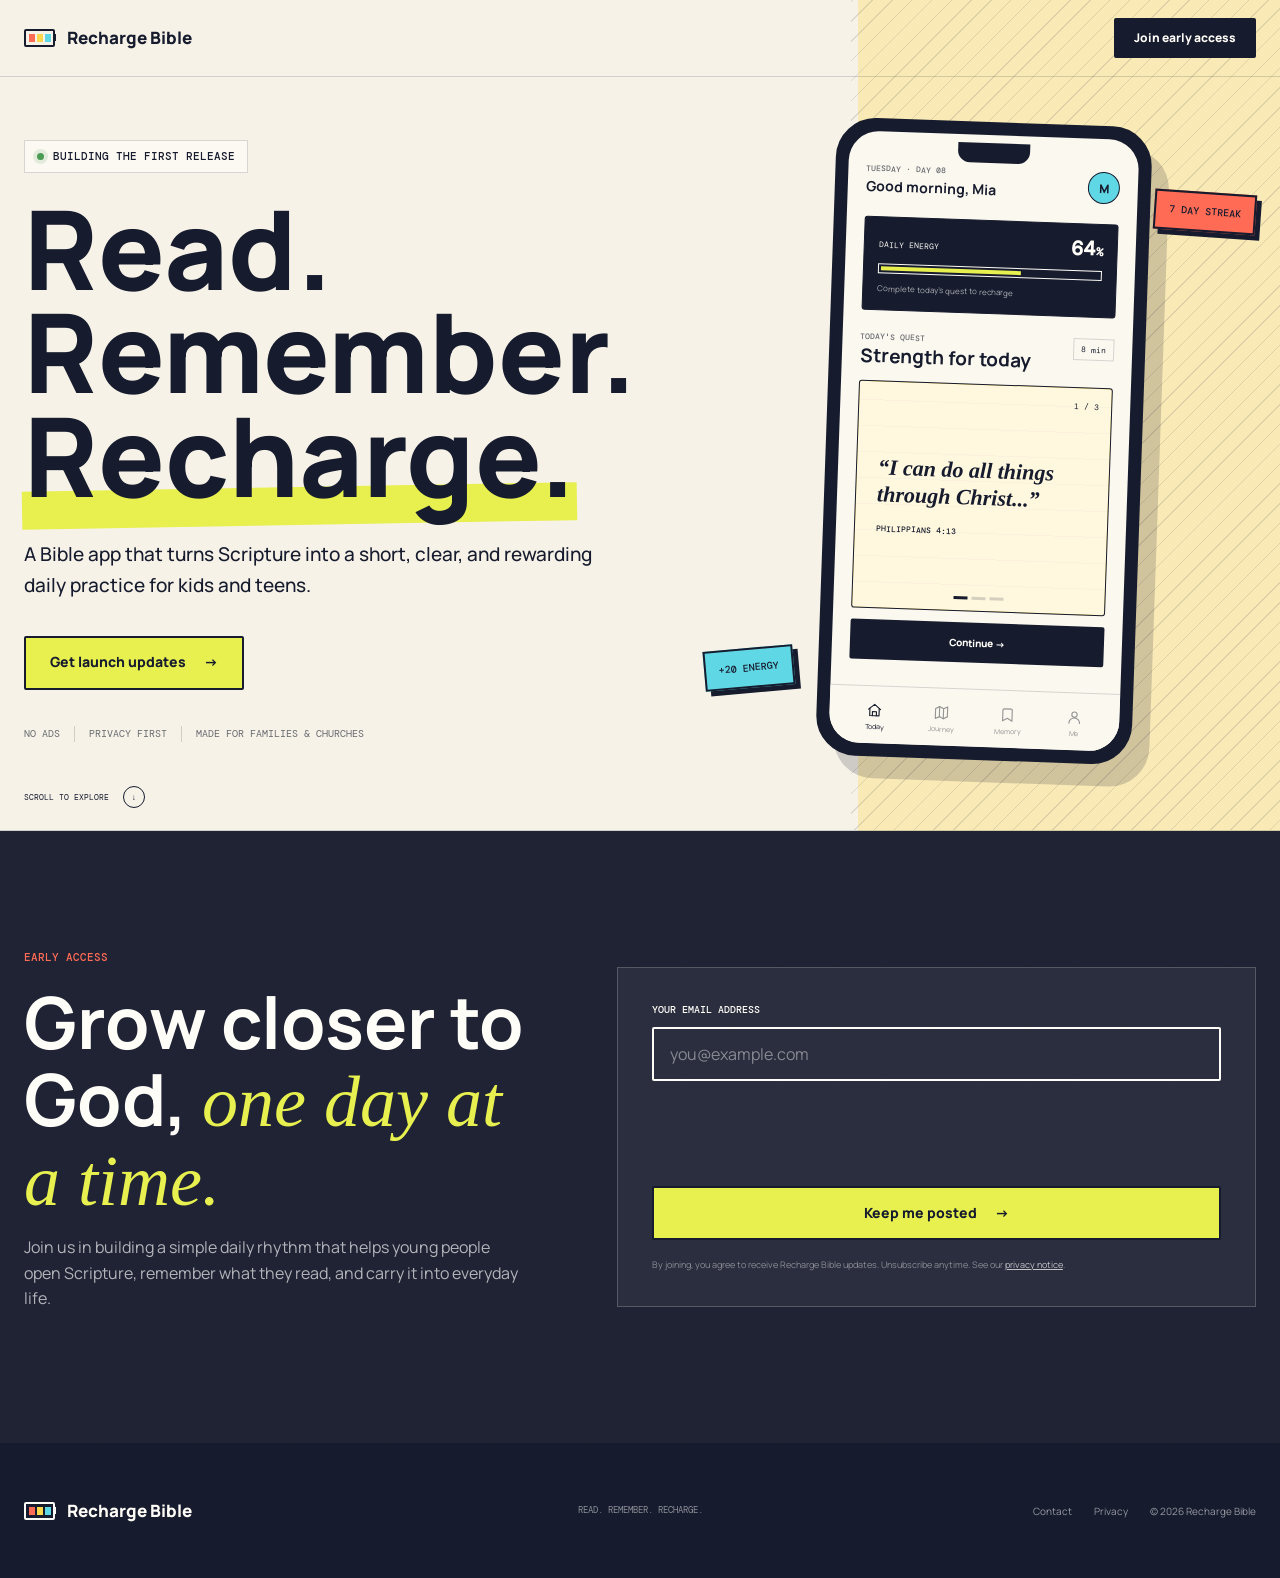
<file: index.html>
<!doctype html>
<html lang="en">
  <head>
    <meta charset="UTF-8">
    <meta name="viewport" content="width=device-width, initial-scale=1.0">
    <meta name="description" content="Recharge Bible turns Scripture into a short, engaging daily practice for kids and teens. Join the early access list.">
    <meta name="theme-color" content="#f6f2e8">
    <meta property="og:title" content="Recharge Bible | A daily Bible habit that sticks">
    <meta property="og:description" content="Read. Remember. Recharge. A playful Bible app for kids, teens, and their families.">
    <meta property="og:type" content="website">
    <meta property="og:url" content="https://recharge.bible/">
    <title>Recharge Bible | Read. Remember. Recharge.</title>
    <link rel="icon" href="favicon.svg" type="image/svg+xml">
    <link rel="preconnect" href="https://fonts.googleapis.com">
    <link rel="preconnect" href="https://fonts.gstatic.com" crossorigin>
    <link href="https://fonts.googleapis.com/css2?family=DM+Mono:wght@400;500&family=Manrope:wght@400;500;600;700;800&display=swap" rel="stylesheet">
    <link rel="stylesheet" href="styles.css?v=5">
    <script src="script.js?v=4" defer></script>
  </head>
  <body>
    <a class="skip-link" href="#main">Skip to content</a>

    <header class="site-header" data-header>
      <a class="brand" href="#top" aria-label="Recharge Bible home">
        <span class="brand-mark" aria-hidden="true"><span></span><span></span><span></span></span>
        <span>Recharge Bible</span>
      </a>
      <a class="button button-small button-dark" href="#early-access">Join early access</a>
    </header>

    <main id="main">
      <section class="hero" id="top">
        <div class="hero-grid" aria-hidden="true"></div>
        <div class="hero-copy reveal">
          <p class="eyebrow"><span class="status-dot"></span> Building the first release</p>
          <h1>Read. Remember.<br><span>Recharge.</span></h1>
          <p class="hero-lede">A Bible app that turns Scripture into a short, clear, and rewarding daily practice for kids and teens.</p>
          <div class="hero-actions">
            <a class="button button-primary" href="#early-access">Get launch updates <span aria-hidden="true">→</span></a>
          </div>
          <div class="trust-line" aria-label="Product principles">
            <span>No ads</span>
            <span>Privacy first</span>
            <span>Made for families &amp; churches</span>
          </div>
        </div>

        <div class="hero-product reveal" data-delay="1">
          <div class="orbit-label orbit-label-one">7 day streak</div>
          <div class="orbit-label orbit-label-two">+20 energy</div>
          <div class="phone" aria-label="Preview of the Recharge Bible app">
            <div class="phone-speaker"></div>
            <div class="app-screen">
              <div class="app-topbar">
                <div>
                  <span class="micro-label">TUESDAY · DAY 08</span>
                  <strong>Good morning, Mia</strong>
                </div>
                <div class="avatar">M</div>
              </div>
              <div class="battery-card">
                <div class="battery-copy">
                  <span>DAILY ENERGY</span>
                  <strong class="energy-value"><span data-energy>64</span><span class="energy-unit">%</span></strong>
                </div>
                <div class="battery-shell">
                  <div class="battery-fill" data-battery-fill></div>
                </div>
                <small>Complete today's quest to recharge</small>
              </div>
              <div class="quest-heading">
                <div>
                  <span class="micro-label">TODAY'S QUEST</span>
                  <h2>Strength for today</h2>
                </div>
                <span class="time-pill">8 min</span>
              </div>
              <div class="verse-card" data-verse-card>
                <span class="verse-count"><span data-card-number>1</span> / 3</span>
                <blockquote data-verse-text>“I can do all things through Christ...”</blockquote>
                <cite data-verse-reference>Philippians 4:13</cite>
                <div class="verse-progress" aria-hidden="true">
                  <span class="active"></span><span></span><span></span>
                </div>
              </div>
              <button class="app-action" type="button" data-next-card>Continue <span aria-hidden="true">→</span></button>
              <div class="app-nav" aria-hidden="true">
                <span class="active">
                  <svg viewBox="0 0 24 24"><path d="M3 10.5 12 3l9 7.5"></path><path d="M5 9v11h14V9"></path><path d="M9 20v-6h6v6"></path></svg>
                  <small>Today</small>
                </span>
                <span>
                  <svg viewBox="0 0 24 24"><path d="m3 6 6-3 6 3 6-3v15l-6 3-6-3-6 3z"></path><path d="M9 3v15"></path><path d="M15 6v15"></path></svg>
                  <small>Journey</small>
                </span>
                <span>
                  <svg viewBox="0 0 24 24"><path d="m19 21-7-4-7 4V5a2 2 0 0 1 2-2h10a2 2 0 0 1 2 2z"></path></svg>
                  <small>Memory</small>
                </span>
                <span>
                  <svg viewBox="0 0 24 24"><circle cx="12" cy="8" r="4"></circle><path d="M4 21a8 8 0 0 1 16 0"></path></svg>
                  <small>Me</small>
                </span>
              </div>
            </div>
          </div>
        </div>
        <div class="hero-scroll" aria-hidden="true">SCROLL TO EXPLORE <span>↓</span></div>
      </section>

      <section class="waitlist" id="early-access" aria-labelledby="waitlist-title">
        <div class="waitlist-copy reveal">
          <p class="section-kicker">EARLY ACCESS</p>
          <h2 id="waitlist-title">Grow closer to God, <span>one day at a time.</span></h2>
          <p>Join us in building a simple daily rhythm that helps young people open Scripture, remember what they read, and carry it into everyday life.</p>
        </div>
        <div class="signup-panel sib-form reveal" data-delay="1">
          <div id="sib-form-container" class="sib-form-container">
            <div id="error-message" class="sib-form-message-panel form-message form-message-error" role="alert">
              <div class="sib-form-message-panel__text sib-form-message-panel__text--center">
                <span class="sib-form-message-panel__inner-text">Your subscription could not be saved. Please try again.</span>
              </div>
            </div>
            <div></div>
            <div id="success-message" class="sib-form-message-panel form-message form-message-success" role="status">
              <div class="sib-form-message-panel__text sib-form-message-panel__text--center">
                <span class="sib-form-message-panel__inner-text">You’re subscribed. Please check your inbox to confirm.</span>
              </div>
            </div>
            <div></div>
            <div id="sib-container" class="sib-container--large sib-container--vertical">
              <form id="sib-form" class="signup-form" method="post" action="https://8bbd85c0.sibforms.com/serve/[base64]" data-type="subscription">
            <div class="sib-input sib-form-block">
              <div class="form__entry entry_block">
                <div class="form__label-row">
                  <label class="entry__label" for="EMAIL">Your email address</label>
                  <div class="entry__field">
                    <input class="input" id="EMAIL" name="EMAIL" type="email" autocomplete="email" placeholder="you@example.com" data-required="true" required>
                  </div>
                </div>
                <label class="entry__error entry__error--primary"></label>
              </div>
            </div>
            <div class="sib-captcha sib-form-block captcha-block">
              <div class="form__entry entry_block">
                <div class="form__label-row">
                  <div class="cf-turnstile g-recaptcha" id="sib-captcha" data-sitekey="0x4AAAAAAEYzNEJcsx_hGUaa" data-callback="handleCaptchaResponse" data-language="en" data-size="flexible"></div>
                </div>
                <label class="entry__error entry__error--primary"></label>
              </div>
            </div>
            <button class="button button-primary brevo-submit sib-form-block__button sib-form-block__button-with-loader" form="sib-form" type="submit">
              <svg class="progress-indicator__icon sib-hide-loader-icon" viewBox="0 0 512 512" aria-hidden="true"><path d="M460.116 373.846 439.293 361.824c-5.541-3.199-7.54-10.159-4.663-15.874 30.137-59.886 28.343-131.652-5.386-189.946-33.641-58.394-94.896-95.833-161.827-99.676C261.028 55.961 256 50.751 256 44.352V20.309c0-6.904 5.808-12.337 12.703-11.982 83.556 4.306 160.163 50.864 202.11 123.677 42.063 72.696 44.079 162.316 6.031 236.832-3.14 6.148-10.75 8.461-16.728 5.01z"></path></svg>
              Keep me posted <span aria-hidden="true">→</span>
            </button>
            <p class="form-note">By joining, you agree to receive Recharge Bible updates. Unsubscribe anytime. See our <a href="privacy.html">privacy notice</a>.</p>
            <input class="input--hidden" type="text" name="email_address_check" value="" tabindex="-1" autocomplete="off" aria-hidden="true">
            <input type="hidden" name="locale" value="en">
              </form>
            </div>
          </div>
          <div class="signup-success" data-signup-success role="status" tabindex="-1" hidden>
            <span class="success-mark" aria-hidden="true">✓</span>
            <p class="section-kicker">YOU’RE ON THE LIST</p>
            <h3>Thank you.</h3>
            <p>We’re glad you’re here. Watch your inbox for Recharge Bible updates and early access news.</p>
          </div>
        </div>
      </section>

    </main>

    <footer class="site-footer">
      <a class="brand brand-light" href="#top">
        <span class="brand-mark" aria-hidden="true"><span></span><span></span><span></span></span>
        <span>Recharge Bible</span>
      </a>
      <p>Read. Remember. Recharge.</p>
      <div class="footer-links">
        <a href="mailto:hello@recharge.bible">Contact</a>
        <a href="privacy.html">Privacy</a>
        <span>© <span data-year></span> Recharge Bible</span>
      </div>
    </footer>
    <script>
      window.REQUIRED_CODE_ERROR_MESSAGE = "Please choose a country code";
      window.LOCALE = "en";
      window.EMAIL_INVALID_MESSAGE = window.SMS_INVALID_MESSAGE = "Please enter a valid email address.";
      window.REQUIRED_ERROR_MESSAGE = "This field cannot be left blank.";
      window.GENERIC_INVALID_MESSAGE = "Please review the information and try again.";
      window.INVALID_NUMBER = "Please enter a valid number.";
      window.INVALID_DATE = "Please enter a valid date.";
      window.REQUIRED_MULTISELECT_MESSAGE = "Please select at least one option.";
      window.translation = { common: { selectedList: "{quantity} list selected", selectedLists: "{quantity} lists selected", selectedOption: "{quantity} selected", selectedOptions: "{quantity} selected" } };
      window.AUTOHIDE = false;
      document.getElementById("sib-captcha").dataset.size = window.innerWidth < 360 ? "compact" : "flexible";
      window.handleCaptchaResponse = function () {
        const captcha = document.getElementById("sib-captcha");
        captcha.dispatchEvent(new Event("captchaChange"));
        window.grecaptcha = window.turnstile;
      };
    </script>
    <script src="https://sibforms.com/forms/end-form/build/main.js" defer></script>
    <script src="https://challenges.cloudflare.com/turnstile/v0/api.js" async defer></script>
  </body>
</html>
</file>
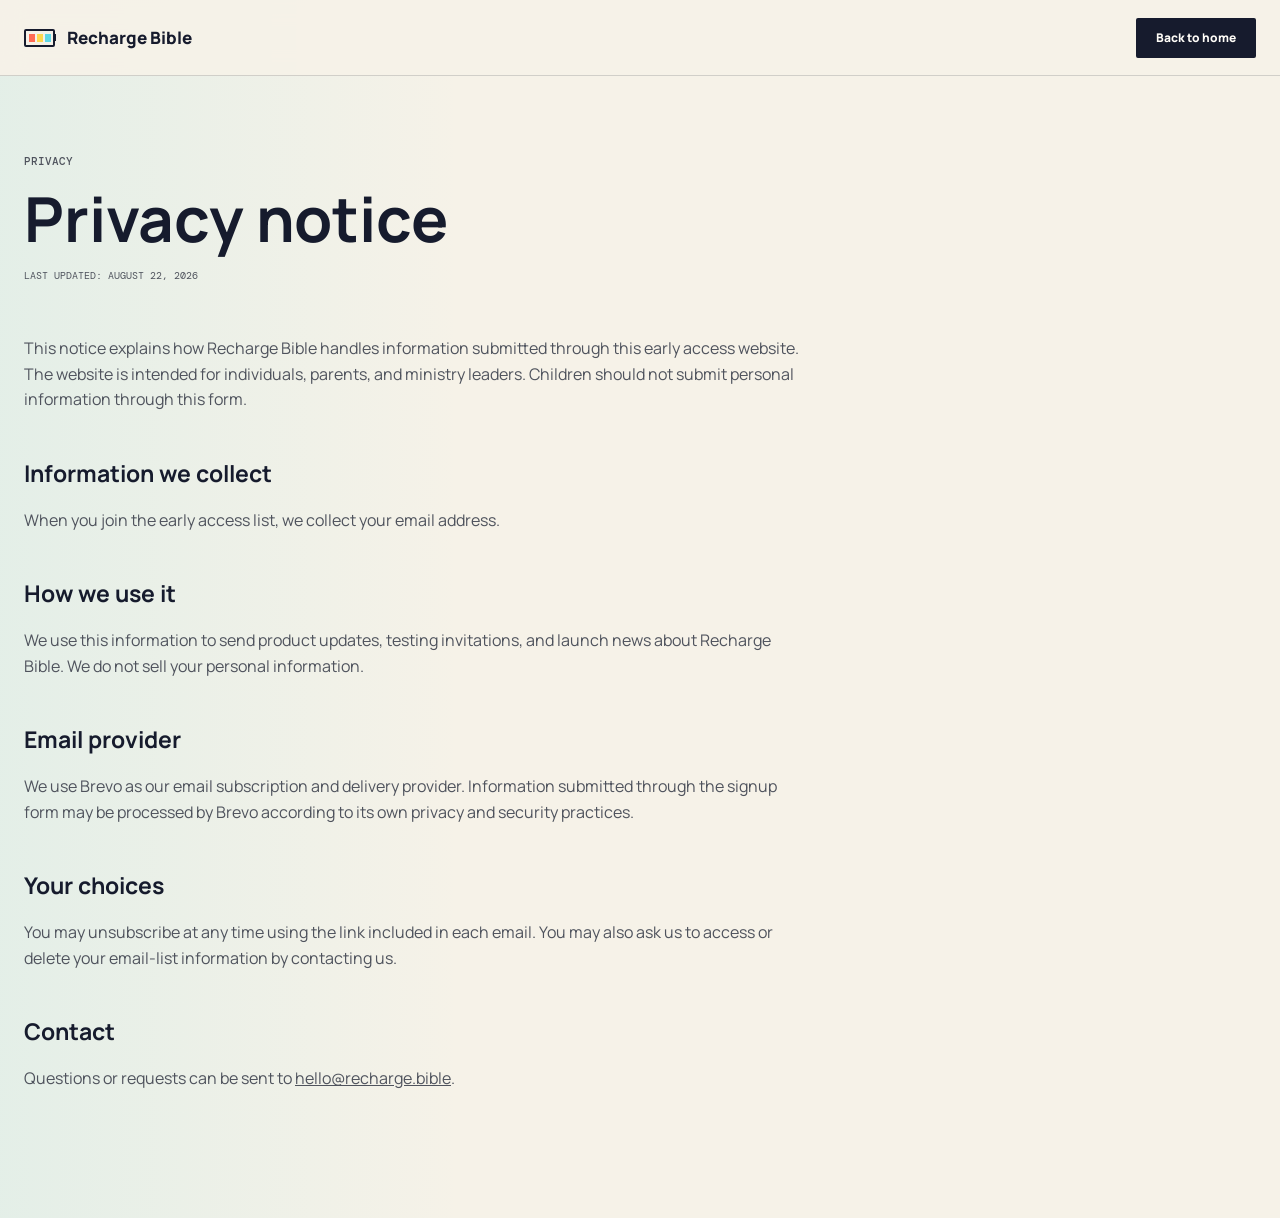
<file: privacy.html>
<!doctype html>
<html lang="en">
  <head>
    <meta charset="UTF-8">
    <meta name="viewport" content="width=device-width, initial-scale=1.0">
    <meta name="description" content="Recharge Bible privacy notice for the early access email list.">
    <meta name="theme-color" content="#f6f2e8">
    <title>Privacy | Recharge Bible</title>
    <link rel="icon" href="favicon.svg" type="image/svg+xml">
    <link rel="preconnect" href="https://fonts.googleapis.com">
    <link rel="preconnect" href="https://fonts.gstatic.com" crossorigin>
    <link href="https://fonts.googleapis.com/css2?family=DM+Mono:wght@400;500&family=Manrope:wght@400;500;600;700;800&display=swap" rel="stylesheet">
    <link rel="stylesheet" href="styles.css">
  </head>
  <body>
    <header class="site-header legal-header scrolled">
      <a class="brand" href="index.html" aria-label="Recharge Bible home">
        <span class="brand-mark" aria-hidden="true"><span></span><span></span><span></span></span>
        <span>Recharge Bible</span>
      </a>
      <a class="button button-small button-dark" href="index.html">Back to home</a>
    </header>
    <main class="legal-page">
      <article class="legal-inner">
        <p class="section-kicker">PRIVACY</p>
        <h1>Privacy notice</h1>
        <p class="legal-updated">Last updated: August 22, 2026</p>

        <p>This notice explains how Recharge Bible handles information submitted through this early access website. The website is intended for individuals, parents, and ministry leaders. Children should not submit personal information through this form.</p>

        <h2>Information we collect</h2>
        <p>When you join the early access list, we collect your email address.</p>

        <h2>How we use it</h2>
        <p>We use this information to send product updates, testing invitations, and launch news about Recharge Bible. We do not sell your personal information.</p>

        <h2>Email provider</h2>
        <p>We use Brevo as our email subscription and delivery provider. Information submitted through the signup form may be processed by Brevo according to its own privacy and security practices.</p>

        <h2>Your choices</h2>
        <p>You may unsubscribe at any time using the link included in each email. You may also ask us to access or delete your email-list information by contacting us.</p>

        <h2>Contact</h2>
        <p>Questions or requests can be sent to <a href="mailto:hello@recharge.bible">hello@recharge.bible</a>.</p>
      </article>
    </main>
  </body>
</html>
</file>
<file: styles.css>
:root {
  --ink: #161b2d;
  --paper: #f6f2e8;
  --white: #fffdf8;
  --acid: #e7f04f;
  --yellow: #ffd84d;
  --coral: #ff6b55;
  --cyan: #60d7e5;
  --green: #3f7f5f;
  --muted: #686b70;
  --line: rgba(22, 27, 45, 0.16);
  --shadow: 10px 12px 0 var(--ink);
  --page-pad: max(24px, calc((100% - 1240px) / 2));
}

* {
  box-sizing: border-box;
}

html {
  scroll-behavior: smooth;
}

body {
  margin: 0;
  color: var(--ink);
  background: var(--paper);
  font-family: "Manrope", sans-serif;
  font-size: 16px;
  line-height: 1.6;
  overflow-x: hidden;
}

body::selection {
  color: var(--ink);
  background: var(--acid);
}

a {
  color: inherit;
  text-decoration: none;
}

button,
input {
  font: inherit;
}

button,
a {
  -webkit-tap-highlight-color: transparent;
}

.skip-link {
  position: fixed;
  top: 12px;
  left: 12px;
  z-index: 100;
  padding: 10px 16px;
  color: var(--white);
  background: var(--ink);
  transform: translateY(-200%);
}

.skip-link:focus {
  transform: translateY(0);
}

.site-header {
  position: fixed;
  top: 0;
  left: 0;
  z-index: 50;
  display: grid;
  grid-template-columns: 1fr auto;
  align-items: center;
  width: 100%;
  height: 76px;
  padding: 0 var(--page-pad);
  border-bottom: 1px solid transparent;
  transition: background-color 180ms ease, border-color 180ms ease;
}

.site-header.scrolled {
  border-color: var(--line);
  background: rgba(246, 242, 232, 0.94);
  backdrop-filter: blur(12px);
}

.brand {
  display: inline-flex;
  gap: 12px;
  align-items: center;
  width: fit-content;
  font-size: 17px;
  font-weight: 800;
}

.brand-mark {
  display: flex;
  gap: 2px;
  align-items: center;
  width: 31px;
  height: 18px;
  padding: 3px;
  border: 2px solid currentColor;
  border-radius: 2px;
}

.brand-mark::after {
  width: 3px;
  height: 7px;
  margin-right: -7px;
  content: "";
  background: currentColor;
}

.brand-mark span {
  width: 6px;
  height: 8px;
  background: var(--coral);
}

.brand-mark span:nth-child(2) {
  background: var(--yellow);
}

.brand-mark span:nth-child(3) {
  background: var(--cyan);
}

.desktop-nav {
  display: flex;
  gap: 32px;
  font-size: 13px;
  font-weight: 700;
}

.desktop-nav a {
  position: relative;
}

.desktop-nav a::after {
  position: absolute;
  right: 0;
  bottom: -7px;
  left: 0;
  height: 2px;
  content: "";
  background: var(--ink);
  transform: scaleX(0);
  transform-origin: left;
  transition: transform 180ms ease;
}

.desktop-nav a:hover::after,
.desktop-nav a:focus-visible::after {
  transform: scaleX(1);
}

.site-header > .button {
  justify-self: end;
}

.button {
  display: inline-flex;
  gap: 18px;
  align-items: center;
  justify-content: center;
  min-height: 54px;
  padding: 0 24px;
  border: 2px solid var(--ink);
  border-radius: 2px;
  color: var(--ink);
  font-size: 14px;
  font-weight: 800;
  cursor: pointer;
  transition: box-shadow 150ms ease, transform 150ms ease, background-color 150ms ease;
}

.button:hover,
.button:focus-visible {
  box-shadow: 5px 5px 0 var(--ink);
  transform: translate(-2px, -2px);
}

.button:active {
  box-shadow: none;
  transform: translate(0, 0);
}

.button-small {
  min-height: 40px;
  padding: 0 18px;
  font-size: 12px;
}

.button-dark {
  color: var(--white);
  background: var(--ink);
}

.button-primary {
  background: var(--acid);
}

.section-pad {
  padding-right: var(--page-pad);
  padding-left: var(--page-pad);
}

.hero {
  position: relative;
  display: grid;
  grid-template-columns: minmax(0, 0.94fr) minmax(440px, 0.82fr);
  gap: 64px;
  align-items: center;
  min-height: min(860px, 92vh);
  padding: 122px var(--page-pad) 70px;
  overflow: hidden;
  border-bottom: 1px solid var(--line);
  background:
    linear-gradient(90deg, transparent 0 67%, rgba(255, 216, 77, 0.32) 67% 100%),
    var(--paper);
}

.hero::after {
  position: absolute;
  top: 0;
  right: -70px;
  width: 39%;
  height: 100%;
  content: "";
  opacity: 0.12;
  background-image: repeating-linear-gradient(-45deg, var(--ink) 0, var(--ink) 1px, transparent 1px, transparent 14px);
}

.hero-grid {
  position: absolute;
  inset: 76px 0 auto 0;
  height: 1px;
  background: var(--line);
}

.hero-copy,
.hero-product {
  position: relative;
  z-index: 2;
}

.eyebrow,
.section-kicker,
.micro-label {
  font-family: "DM Mono", monospace;
  font-size: 11px;
  font-weight: 500;
  line-height: 1.3;
}

.eyebrow {
  display: flex;
  gap: 9px;
  align-items: center;
  width: fit-content;
  margin: 0 0 24px;
  padding: 8px 12px;
  border: 1px solid var(--line);
  background: rgba(255, 253, 248, 0.65);
  text-transform: uppercase;
}

.status-dot {
  width: 7px;
  height: 7px;
  border-radius: 50%;
  background: #4c9b55;
  box-shadow: 0 0 0 4px rgba(76, 155, 85, 0.14);
}

.hero h1 {
  max-width: 780px;
  margin: 0;
  font-size: clamp(58px, 6.9rem, 110px);
  font-weight: 800;
  line-height: 0.94;
}

.hero h1 span {
  position: relative;
  z-index: 1;
}

.hero h1 span::after {
  position: absolute;
  right: -2px;
  bottom: 5px;
  left: -2px;
  z-index: -1;
  height: 25%;
  content: "";
  background: var(--acid);
  transform: rotate(-1deg);
}

.hero-lede {
  max-width: 590px;
  margin: 32px 0 0;
  font-size: 19px;
  font-weight: 500;
  line-height: 1.65;
}

.hero-actions {
  display: flex;
  gap: 28px;
  align-items: center;
  margin-top: 34px;
}

.text-link {
  padding: 10px 0;
  border-bottom: 1px solid var(--ink);
  font-size: 13px;
  font-weight: 800;
}

.trust-line {
  display: flex;
  gap: 0;
  margin-top: 36px;
  color: var(--muted);
  font-family: "DM Mono", monospace;
  font-size: 10px;
  text-transform: uppercase;
}

.trust-line span {
  padding: 0 14px;
  border-right: 1px solid var(--line);
}

.trust-line span:first-child {
  padding-left: 0;
}

.trust-line span:last-child {
  border-right: 0;
}

.hero-product {
  display: flex;
  justify-content: center;
  min-height: 590px;
}

.phone {
  position: relative;
  z-index: 2;
  width: 316px;
  height: 638px;
  padding: 10px;
  border: 3px solid var(--ink);
  border-radius: 40px;
  background: var(--ink);
  box-shadow: 18px 22px 0 rgba(22, 27, 45, 0.18);
  transform: rotate(2deg);
}

.phone-speaker {
  position: absolute;
  top: 18px;
  left: 50%;
  z-index: 3;
  width: 72px;
  height: 20px;
  border-radius: 0 0 12px 12px;
  background: var(--ink);
  transform: translateX(-50%);
}

.app-screen {
  position: relative;
  height: 100%;
  padding: 32px 18px 16px;
  overflow: hidden;
  border-radius: 30px;
  background: #fbf8ef;
}

.app-topbar {
  display: flex;
  align-items: center;
  justify-content: space-between;
}

.app-topbar strong {
  display: block;
  margin-top: 2px;
  font-size: 14px;
}

.micro-label {
  display: block;
  color: var(--muted);
  font-size: 8px;
}

.avatar {
  display: grid;
  width: 32px;
  height: 32px;
  border: 1px solid var(--ink);
  border-radius: 50%;
  background: var(--cyan);
  font-size: 12px;
  font-weight: 800;
  place-items: center;
}

.battery-card {
  margin-top: 18px;
  padding: 14px;
  border: 1px solid var(--ink);
  border-radius: 3px;
  color: var(--white);
  background: var(--ink);
}

.battery-copy {
  display: flex;
  align-items: end;
  justify-content: space-between;
}

.battery-copy span {
  font-family: "DM Mono", monospace;
  font-size: 8px;
}

.battery-copy strong {
  font-size: 20px;
  line-height: 1;
}

.battery-copy .energy-value {
  display: inline-flex;
  gap: 1px;
  align-items: baseline;
  font-family: "DM Mono", monospace;
  font-variant-numeric: tabular-nums;
}

.battery-copy .energy-value span {
  font: inherit;
}

.battery-copy .energy-value .energy-unit {
  font-size: 12px;
}

.battery-shell {
  height: 10px;
  margin: 12px 0 9px;
  padding: 2px;
  border: 1px solid var(--white);
}

.battery-fill {
  width: 64%;
  height: 100%;
  background: var(--acid);
  transition: width 350ms ease;
}

.battery-card small {
  display: block;
  color: rgba(255, 255, 255, 0.64);
  font-size: 8px;
}

.quest-heading {
  display: flex;
  align-items: start;
  justify-content: space-between;
  margin-top: 21px;
}

.quest-heading h2 {
  margin: 3px 0 0;
  font-size: 19px;
  line-height: 1.2;
}

.time-pill {
  padding: 4px 7px;
  border: 1px solid var(--line);
  font-family: "DM Mono", monospace;
  font-size: 8px;
}

.verse-card {
  position: relative;
  display: flex;
  flex-direction: column;
  justify-content: center;
  height: 228px;
  margin-top: 13px;
  padding: 26px 21px;
  overflow: hidden;
  border: 1px solid var(--ink);
  border-radius: 3px;
  background:
    linear-gradient(rgba(255, 255, 255, 0.82), rgba(255, 255, 255, 0.82)),
    repeating-linear-gradient(0deg, transparent 0, transparent 25px, rgba(22, 27, 45, 0.15) 25px, rgba(22, 27, 45, 0.15) 26px),
    var(--yellow);
  transition: background-color 220ms ease;
}

.verse-card.changing blockquote {
  opacity: 0;
  transform: translateX(-10px);
}

.verse-count {
  position: absolute;
  top: 12px;
  right: 12px;
  font-family: "DM Mono", monospace;
  font-size: 8px;
}

.verse-card blockquote {
  margin: 0;
  font-family: Georgia, serif;
  font-size: 22px;
  font-style: italic;
  font-weight: 700;
  line-height: 1.25;
  transition: opacity 150ms ease, transform 150ms ease;
}

.verse-card cite {
  margin-top: 14px;
  font-family: "DM Mono", monospace;
  font-size: 8px;
  font-style: normal;
  font-weight: 500;
  text-transform: uppercase;
}

.verse-progress {
  position: absolute;
  bottom: 11px;
  left: 50%;
  display: flex;
  gap: 4px;
  transform: translateX(-50%);
}

.verse-progress span {
  width: 14px;
  height: 3px;
  background: rgba(22, 27, 45, 0.18);
}

.verse-progress span.active {
  background: var(--ink);
}

.app-action {
  width: 100%;
  height: 40px;
  margin-top: 11px;
  border: 0;
  border-radius: 2px;
  color: var(--white);
  background: var(--ink);
  font-size: 10px;
  font-weight: 800;
  cursor: pointer;
}

.app-nav {
  position: absolute;
  right: 0;
  bottom: 0;
  left: 0;
  display: grid;
  grid-template-columns: repeat(4, 1fr);
  height: 58px;
  padding: 9px 12px 7px;
  border-top: 1px solid var(--line);
  background: #fbf8ef;
}

.app-nav span {
  display: flex;
  flex-direction: column;
  align-items: center;
  justify-content: center;
  color: #959595;
  line-height: 1;
}

.app-nav svg {
  width: 16px;
  height: 16px;
  fill: none;
  stroke: currentColor;
  stroke-linecap: round;
  stroke-linejoin: round;
  stroke-width: 1.7;
}

.app-nav span.active {
  color: var(--ink);
}

.app-nav small {
  margin-top: 5px;
  font-size: 7px;
}

.orbit-label {
  position: absolute;
  z-index: 4;
  padding: 10px 13px;
  border: 2px solid var(--ink);
  color: var(--ink);
  font-family: "DM Mono", monospace;
  font-size: 10px;
  font-weight: 500;
  text-transform: uppercase;
  box-shadow: 5px 5px 0 var(--ink);
}

.orbit-label-one {
  top: 70px;
  right: 0;
  background: var(--coral);
  transform: rotate(4deg);
}

.orbit-label-two {
  bottom: 72px;
  left: -8px;
  background: var(--cyan);
  transform: rotate(-5deg);
}

.hero-scroll {
  position: absolute;
  bottom: 22px;
  left: var(--page-pad);
  display: flex;
  gap: 14px;
  align-items: center;
  font-family: "DM Mono", monospace;
  font-size: 8px;
}

.hero-scroll span {
  display: grid;
  width: 22px;
  height: 22px;
  border: 1px solid var(--ink);
  border-radius: 50%;
  place-items: center;
}

.manifesto {
  display: grid;
  grid-template-columns: 0.4fr 1.45fr 0.65fr;
  gap: 48px;
  align-items: start;
  padding-top: 130px;
  padding-bottom: 140px;
  border-bottom: 1px solid var(--line);
}

.section-kicker {
  margin: 4px 0 20px;
  color: var(--coral);
  text-transform: uppercase;
}

.manifesto h2,
.section-heading h2,
.family-copy h2,
.waitlist h2,
.faq h2,
.feature-copy h2 {
  margin: 0;
  font-size: clamp(42px, 4.5rem, 72px);
  line-height: 1.06;
}

.manifesto h2 em,
.feature-copy h2 em {
  font-family: Georgia, serif;
  font-weight: 400;
}

.manifesto > p:last-child {
  margin: 15px 0 0;
  color: var(--muted);
  font-size: 15px;
}

.how {
  padding-top: 120px;
  padding-bottom: 130px;
  background:
    radial-gradient(circle at 80% 15%, rgba(96, 215, 229, 0.16), transparent 23%),
    var(--white);
}

.section-heading {
  display: grid;
  grid-template-columns: 1.2fr 0.55fr;
  gap: 70px;
  align-items: end;
  margin-bottom: 76px;
}

.section-heading > p {
  max-width: 440px;
  margin: 0 0 8px;
  color: var(--muted);
}

.rhythm-list {
  border-top: 2px solid var(--ink);
}

.rhythm-item {
  display: grid;
  grid-template-columns: 70px 160px 1fr;
  gap: 34px;
  align-items: center;
  min-height: 190px;
  padding: 26px 0;
  border-bottom: 1px solid var(--line);
}

.step-number {
  align-self: start;
  margin-top: 11px;
  font-family: "DM Mono", monospace;
  font-size: 11px;
}

.step-icon {
  position: relative;
  display: grid;
  width: 132px;
  height: 118px;
  border: 2px solid var(--ink);
  place-items: center;
}

.book-icon {
  background: var(--yellow);
}

.book-icon::before,
.book-icon::after {
  width: 35px;
  height: 48px;
  content: "";
  border: 2px solid var(--ink);
  background: var(--white);
}

.book-icon::before {
  border-radius: 10px 0 0 0;
  transform: rotate(7deg) translateX(2px);
}

.book-icon::after {
  border-radius: 0 10px 0 0;
  transform: rotate(-7deg) translateX(-2px);
}

.book-icon span {
  position: absolute;
  z-index: 2;
  width: 2px;
  height: 48px;
  background: var(--ink);
}

.memory-icon {
  background: var(--cyan);
}

.memory-icon::before,
.memory-icon::after {
  position: absolute;
  width: 60px;
  height: 38px;
  content: "";
  border: 2px solid var(--ink);
  background: var(--white);
}

.memory-icon::before {
  transform: translate(-12px, -12px) rotate(-5deg);
}

.memory-icon::after {
  transform: translate(12px, 13px) rotate(5deg);
}

.memory-icon span {
  z-index: 3;
  font-family: "DM Mono", monospace;
  font-size: 18px;
}

.charge-icon {
  background: var(--coral);
}

.charge-icon::before {
  width: 56px;
  height: 78px;
  content: "";
  border: 3px solid var(--ink);
  background: linear-gradient(to top, var(--acid) 0 70%, var(--white) 70% 100%);
}

.charge-icon::after {
  position: absolute;
  top: 15px;
  width: 20px;
  height: 7px;
  content: "";
  border: 3px solid var(--ink);
  border-bottom: 0;
}

.charge-icon span {
  position: absolute;
  z-index: 2;
  width: 16px;
  height: 28px;
  background: var(--ink);
  clip-path: polygon(58% 0, 100% 0, 65% 43%, 100% 43%, 30% 100%, 45% 56%, 10% 56%);
}

.rhythm-item h3 {
  margin: 0 0 10px;
  font-size: 27px;
}

.rhythm-item p {
  max-width: 600px;
  margin: 0;
  color: var(--muted);
}

.feature-band {
  display: grid;
  grid-template-columns: 1fr 1fr;
  min-height: 700px;
  color: var(--white);
  background: var(--ink);
}

.feature-copy {
  align-self: center;
  padding-top: 110px;
  padding-bottom: 110px;
}

.feature-copy > p:not(.section-kicker) {
  max-width: 570px;
  margin: 28px 0 0;
  color: rgba(255, 255, 255, 0.68);
  font-size: 17px;
}

.section-kicker-light {
  color: var(--cyan);
}

.feature-checks {
  display: grid;
  gap: 14px;
  margin: 36px 0 0;
  padding: 0;
  list-style: none;
}

.feature-checks li {
  display: flex;
  gap: 12px;
  align-items: center;
  font-size: 14px;
  font-weight: 700;
}

.feature-checks span {
  display: grid;
  width: 23px;
  height: 23px;
  border: 1px solid rgba(255, 255, 255, 0.6);
  color: var(--acid);
  place-items: center;
}

.battery-visual {
  position: relative;
  display: grid;
  overflow: hidden;
  background: var(--yellow);
  place-items: center;
}

.battery-visual::after {
  position: absolute;
  inset: 0;
  content: "";
  opacity: 0.2;
  background-image: repeating-linear-gradient(45deg, var(--ink) 0, var(--ink) 1px, transparent 1px, transparent 17px);
}

.big-battery {
  position: relative;
  z-index: 2;
  width: 218px;
  height: 380px;
  padding: 13px;
  border: 6px solid var(--ink);
  background: var(--paper);
  box-shadow: 18px 20px 0 var(--coral);
}

.big-battery::before {
  position: absolute;
  top: -30px;
  left: 50%;
  width: 62px;
  height: 24px;
  content: "";
  border: 6px solid var(--ink);
  border-bottom: 0;
  background: var(--paper);
  transform: translateX(-50%);
}

.big-battery-fill {
  position: absolute;
  right: 13px;
  bottom: 13px;
  left: 13px;
  display: grid;
  height: 72%;
  background: var(--acid);
  place-items: center;
}

.bolt {
  color: var(--ink);
  font-family: Georgia, serif;
  font-size: 116px;
  font-weight: 700;
  line-height: 1;
}

.battery-caption {
  position: absolute;
  right: 26px;
  bottom: 30px;
  z-index: 3;
  padding: 7px 10px;
  border: 2px solid var(--ink);
  color: var(--ink);
  background: var(--cyan);
  font-family: "DM Mono", monospace;
  font-size: 9px;
  box-shadow: 4px 4px 0 var(--ink);
  transform: rotate(-3deg);
}

.families {
  display: grid;
  grid-template-columns: 0.9fr 1fr;
  gap: 110px;
  align-items: center;
  padding-top: 135px;
  padding-bottom: 135px;
  background: var(--white);
}

.family-poster {
  position: relative;
  min-height: 590px;
  overflow: hidden;
  border: 2px solid var(--ink);
  background:
    linear-gradient(transparent 0 58%, var(--green) 58% 100%),
    var(--cyan);
  box-shadow: var(--shadow);
}

.poster-sun {
  position: absolute;
  top: 56px;
  right: 54px;
  width: 120px;
  height: 120px;
  border: 2px solid var(--ink);
  border-radius: 50%;
  background: var(--yellow);
}

.poster-sun::before,
.poster-sun::after {
  position: absolute;
  top: 50%;
  left: 50%;
  width: 180px;
  height: 2px;
  content: "";
  background: var(--ink);
  transform: translate(-50%, -50%) rotate(25deg);
}

.poster-sun::after {
  transform: translate(-50%, -50%) rotate(-25deg);
}

.poster-copy {
  position: absolute;
  top: 44px;
  left: 34px;
  z-index: 2;
  display: flex;
  flex-direction: column;
  font-size: 43px;
  font-weight: 800;
  line-height: 0.95;
}

.poster-copy strong {
  font-family: Georgia, serif;
  font-style: italic;
  font-weight: 700;
}

.poster-path {
  position: absolute;
  bottom: -80px;
  left: 50%;
  width: 190px;
  height: 400px;
  background: var(--paper);
  clip-path: polygon(42% 0, 58% 0, 100% 100%, 0 100%);
  transform: translateX(-50%);
}

.poster-figures {
  position: absolute;
  bottom: 145px;
  left: 50%;
  display: flex;
  gap: 17px;
  align-items: end;
  transform: translateX(-50%);
}

.poster-figures i {
  position: relative;
  width: 34px;
  height: 90px;
  border: 2px solid var(--ink);
  border-radius: 18px 18px 3px 3px;
  background: var(--coral);
}

.poster-figures i::before {
  position: absolute;
  top: -30px;
  left: 3px;
  width: 25px;
  height: 25px;
  content: "";
  border: 2px solid var(--ink);
  border-radius: 50%;
  background: var(--yellow);
}

.poster-figures i:nth-child(2) {
  height: 115px;
  background: var(--acid);
}

.poster-figures i:nth-child(3) {
  height: 76px;
  background: var(--cyan);
}

.family-copy h2 {
  margin-bottom: 34px;
}

.family-copy > p:not(.section-kicker) {
  max-width: 620px;
  margin: 0 0 42px;
  color: var(--muted);
  font-size: 17px;
}

.principle {
  display: grid;
  grid-template-columns: 42px 1fr;
  gap: 20px;
  padding: 22px 0;
  border-top: 1px solid var(--line);
}

.principle > span {
  font-family: "DM Mono", monospace;
  font-size: 10px;
}

.principle strong {
  display: block;
  margin-bottom: 5px;
  font-size: 16px;
}

.principle p {
  margin: 0;
  color: var(--muted);
  font-size: 13px;
}

.roadmap {
  padding-top: 125px;
  padding-bottom: 140px;
  border-top: 1px solid var(--line);
}

.roadmap-track {
  display: grid;
  grid-template-columns: repeat(3, 1fr);
  border-top: 3px solid var(--ink);
  border-bottom: 1px solid var(--line);
}

.phase {
  position: relative;
  min-height: 300px;
  padding: 28px 34px 40px;
  border-right: 1px solid var(--line);
}

.phase:last-child {
  border-right: 0;
}

.phase-current {
  background: var(--acid);
}

.phase-meta {
  display: flex;
  align-items: center;
  justify-content: space-between;
  height: 34px;
  font-family: "DM Mono", monospace;
  font-size: 10px;
}

.phase mark {
  padding: 4px 7px;
  color: var(--white);
  background: var(--ink);
  font-size: 8px;
}

.phase h3 {
  margin: 54px 0 12px;
  font-size: 32px;
}

.phase p {
  max-width: 320px;
  margin: 0;
  color: var(--muted);
  font-size: 14px;
}

.phase-current p {
  color: var(--ink);
}

.waitlist {
  display: grid;
  grid-template-columns: 0.9fr 1.1fr;
  gap: 70px;
  padding: 115px var(--page-pad);
  color: var(--white);
  background:
    linear-gradient(rgba(22, 27, 45, 0.96), rgba(22, 27, 45, 0.96)),
    repeating-linear-gradient(90deg, transparent 0, transparent 48px, rgba(255, 255, 255, 0.1) 48px, rgba(255, 255, 255, 0.1) 49px);
}

.waitlist h2 {
  max-width: 580px;
}

.waitlist h2 span {
  color: var(--acid);
  font-family: Georgia, serif;
  font-style: italic;
  font-weight: 400;
}

.waitlist-copy > p:last-child {
  max-width: 500px;
  color: rgba(255, 255, 255, 0.66);
}

.signup-panel {
  align-self: center;
  min-width: 0;
  padding: 34px;
  border: 1px solid rgba(255, 255, 255, 0.2);
  background: rgba(255, 255, 255, 0.05);
}

.signup-form {
  min-width: 0;
}

.signup-form .entry__label {
  display: block;
  margin-bottom: 9px;
  color: var(--white);
  font-family: "DM Mono", monospace;
  font-size: 10px;
  font-weight: 500;
  text-transform: uppercase;
}

.signup-form .entry__field {
  width: 100%;
}

.signup-form .entry__field input {
  width: 100%;
  height: 54px;
  padding: 0 16px;
  border: 2px solid var(--white);
  border-radius: 2px;
  outline: 0;
  color: var(--white);
  background: transparent;
}

.signup-form .entry__field input::placeholder {
  color: rgba(255, 255, 255, 0.44);
}

.signup-form .entry__field input:focus {
  border-color: var(--acid);
  box-shadow: 0 0 0 2px var(--acid);
}

.signup-form .entry__error {
  display: block;
  margin-top: 7px;
  color: #ff9686;
  font-size: 11px;
}

.form-note,
.form-status {
  margin: 18px 0 0;
  color: rgba(255, 255, 255, 0.45);
  font-size: 9px;
}

.form-note a {
  color: rgba(255, 255, 255, 0.72);
  text-decoration: underline;
}

.captcha-block {
  min-height: 65px;
  margin-top: 22px;
  overflow: hidden;
}

.cf-turnstile {
  width: 100%;
}

.brevo-submit {
  width: 100%;
  margin-top: 18px;
}

.brevo-submit .progress-indicator__icon {
  display: none !important;
  width: 16px;
  height: 16px;
  fill: currentColor;
}

.form-message {
  display: none;
  margin-bottom: 18px;
  padding: 13px 15px;
  border: 1px solid;
  border-radius: 2px;
  font-size: 12px;
  font-weight: 700;
  text-align: left;
}

.form-message-error {
  border-color: var(--coral);
  color: #ffd7d0;
  background: rgba(255, 107, 85, 0.13);
}

.form-message-success {
  border-color: var(--acid);
  color: var(--acid);
  background: rgba(231, 240, 79, 0.1);
}

.signup-panel.is-complete .sib-form-container {
  display: none;
}

.signup-success {
  min-height: 270px;
  text-align: left;
}

.signup-success[hidden] {
  display: none;
}

.signup-success:not([hidden]) {
  display: flex;
  flex-direction: column;
  align-items: flex-start;
  justify-content: center;
}

.success-mark {
  display: grid;
  width: 52px;
  height: 52px;
  margin-bottom: 28px;
  border: 2px solid var(--ink);
  color: var(--ink);
  background: var(--acid);
  font-size: 24px;
  font-weight: 800;
  box-shadow: 5px 5px 0 var(--coral);
  place-items: center;
}

.signup-success .section-kicker {
  margin-bottom: 10px;
  color: var(--acid);
}

.signup-success h3 {
  margin: 0;
  color: var(--white);
  font-size: 38px;
  line-height: 1.1;
}

.signup-success > p:last-child {
  max-width: 460px;
  margin: 14px 0 0;
  color: rgba(255, 255, 255, 0.66);
  font-size: 14px;
}

.input--hidden {
  display: none;
}

.faq {
  display: grid;
  grid-template-columns: 0.7fr 1.3fr;
  gap: 100px;
  padding-top: 125px;
  padding-bottom: 125px;
  background: var(--white);
}

.faq h2 {
  font-size: 48px;
}

.faq-list {
  border-top: 2px solid var(--ink);
}

.faq-list details {
  border-bottom: 1px solid var(--line);
}

.faq-list summary {
  display: flex;
  gap: 20px;
  align-items: center;
  justify-content: space-between;
  padding: 24px 0;
  font-size: 16px;
  font-weight: 800;
  cursor: pointer;
  list-style: none;
}

.faq-list summary::-webkit-details-marker {
  display: none;
}

.faq-list summary span {
  display: grid;
  flex: 0 0 auto;
  width: 29px;
  height: 29px;
  border: 1px solid var(--ink);
  font-size: 18px;
  font-weight: 400;
  transition: transform 180ms ease;
  place-items: center;
}

.faq-list details[open] summary span {
  transform: rotate(45deg);
}

.faq-list details p {
  max-width: 680px;
  margin: -4px 55px 25px 0;
  color: var(--muted);
  font-size: 14px;
}

.site-footer {
  display: grid;
  grid-template-columns: 1fr auto 1fr;
  align-items: center;
  min-height: 135px;
  padding: 30px var(--page-pad);
  color: var(--white);
  background: var(--ink);
}

.brand-light {
  color: var(--white);
}

.site-footer > p {
  color: rgba(255, 255, 255, 0.5);
  font-family: "DM Mono", monospace;
  font-size: 9px;
  text-transform: uppercase;
}

.footer-links {
  display: flex;
  gap: 22px;
  justify-self: end;
  color: rgba(255, 255, 255, 0.55);
  font-size: 10px;
}

.footer-links a:hover {
  color: var(--white);
}

.legal-page {
  min-height: 100vh;
  padding: 150px var(--page-pad) 110px;
  background:
    linear-gradient(90deg, rgba(96, 215, 229, 0.12), transparent 36%),
    var(--paper);
}

.legal-header {
  grid-template-columns: 1fr auto;
}

.legal-inner {
  max-width: 780px;
}

.legal-inner h1 {
  margin: 0 0 18px;
  font-size: 62px;
  line-height: 1;
}

.legal-updated {
  margin-bottom: 52px;
  color: var(--muted);
  font-family: "DM Mono", monospace;
  font-size: 10px;
  text-transform: uppercase;
}

.legal-inner h2 {
  margin: 42px 0 10px;
  font-size: 23px;
}

.legal-inner p,
.legal-inner li {
  color: #4f535d;
}

.legal-inner a {
  text-decoration: underline;
}

.reveal {
  opacity: 0;
  transform: translateY(22px);
  transition: opacity 650ms ease, transform 650ms ease;
}

.reveal[data-delay="1"] {
  transition-delay: 120ms;
}

.reveal.visible {
  opacity: 1;
  transform: translateY(0);
}

@media (max-width: 1000px) {
  .site-header {
    grid-template-columns: 1fr auto;
  }

  .desktop-nav {
    display: none;
  }

  .hero {
    grid-template-columns: 1fr 400px;
    gap: 24px;
  }

  .hero h1 {
    font-size: 66px;
  }

  .phone {
    transform: scale(0.9) rotate(2deg);
  }

  .manifesto {
    grid-template-columns: 0.3fr 1.4fr;
  }

  .manifesto > p:last-child {
    grid-column: 2;
  }

  .families {
    gap: 60px;
  }

  .waitlist {
    grid-template-columns: 1fr;
  }
}

@media (max-width: 760px) {
  :root {
    --page-pad: 20px;
    --shadow: 7px 8px 0 var(--ink);
  }

  body {
    font-size: 15px;
  }

  .site-header {
    height: 64px;
  }

  .site-header > .button {
    display: none;
  }

  .brand {
    font-size: 15px;
  }

  .hero {
    display: block;
    min-height: 740px;
    padding-top: 104px;
    padding-bottom: 80px;
    background:
      linear-gradient(180deg, transparent 0 44%, rgba(255, 216, 77, 0.38) 44% 100%),
      var(--paper);
  }

  .hero::after {
    top: 72%;
    right: 0;
    width: 100%;
    height: 28%;
  }

  .hero h1 {
    font-size: 58px;
  }

  .hero-lede {
    margin-top: 24px;
    font-size: 17px;
  }

  .hero-actions {
    align-items: stretch;
    flex-direction: column;
    gap: 13px;
  }

  .text-link {
    width: fit-content;
  }

  .trust-line {
    flex-wrap: wrap;
    gap: 8px 0;
  }

  .hero-product {
    position: absolute;
    right: 8px;
    bottom: -245px;
    width: 176px;
    min-height: 370px;
    margin: 0;
  }

  .phone {
    position: absolute;
    top: 0;
    right: 0;
    transform: scale(0.55) rotate(1deg);
    transform-origin: top right;
  }

  .orbit-label-one {
    display: none;
  }

  .orbit-label-two {
    display: none;
  }

  .hero-scroll {
    display: none;
  }

  .manifesto,
  .section-heading,
  .families,
  .faq {
    grid-template-columns: 1fr;
  }

  .manifesto {
    gap: 20px;
    padding-top: 84px;
    padding-bottom: 90px;
  }

  .manifesto > p:last-child {
    grid-column: 1;
  }

  .manifesto h2,
  .section-heading h2,
  .family-copy h2,
  .waitlist h2,
  .feature-copy h2 {
    font-size: 44px;
  }

  .how,
  .roadmap {
    padding-top: 85px;
    padding-bottom: 90px;
  }

  .section-heading {
    gap: 24px;
    margin-bottom: 46px;
  }

  .rhythm-item {
    grid-template-columns: 34px 96px 1fr;
    gap: 13px;
    min-height: 170px;
  }

  .step-icon {
    width: 84px;
    height: 92px;
  }

  .rhythm-item h3 {
    font-size: 20px;
  }

  .rhythm-item p {
    font-size: 12px;
  }

  .feature-band {
    grid-template-columns: 1fr;
  }

  .feature-copy {
    padding-top: 85px;
    padding-bottom: 85px;
  }

  .battery-visual {
    min-height: 580px;
  }

  .big-battery {
    transform: scale(0.86);
  }

  .families {
    gap: 78px;
    padding-top: 90px;
    padding-bottom: 95px;
  }

  .family-poster {
    min-height: 510px;
  }

  .poster-copy {
    font-size: 36px;
  }

  .roadmap-track {
    grid-template-columns: 1fr;
  }

  .phase {
    min-height: 220px;
    border-right: 0;
    border-bottom: 1px solid var(--line);
  }

  .phase:last-child {
    border-bottom: 0;
  }

  .phase h3 {
    margin-top: 35px;
  }

  .waitlist {
    gap: 44px;
    padding-top: 85px;
    padding-bottom: 90px;
  }

  .signup-panel {
    padding: 22px;
  }

  .input-row {
    grid-template-columns: 1fr;
  }

  .faq {
    gap: 45px;
    padding-top: 85px;
    padding-bottom: 90px;
  }

  .site-footer {
    grid-template-columns: 1fr;
    gap: 18px;
    align-items: start;
    padding-top: 44px;
    padding-bottom: 44px;
  }

  .site-footer > p {
    margin: 0;
  }

  .footer-links {
    justify-self: start;
  }

  .legal-page {
    padding-top: 110px;
    padding-bottom: 80px;
  }

  .legal-inner h1 {
    font-size: 46px;
  }
}

@media (max-width: 420px) {
  .hero h1 {
    font-size: 50px;
  }

  .hero-product {
    right: 2px;
  }

  .phone {
    transform: scale(0.52) rotate(1deg);
  }

  .manifesto h2,
  .section-heading h2,
  .family-copy h2,
  .waitlist h2,
  .feature-copy h2 {
    font-size: 39px;
  }

  .rhythm-item {
    grid-template-columns: 28px 1fr;
  }

  .step-icon {
    grid-column: 2;
  }

  .rhythm-item > div:last-child {
    grid-column: 2;
  }
}

@media (prefers-reduced-motion: reduce) {
  html {
    scroll-behavior: auto;
  }

  *,
  *::before,
  *::after {
    scroll-behavior: auto !important;
    transition-duration: 0.01ms !important;
  }

  .reveal {
    opacity: 1;
    transform: none;
  }
}
</file>
